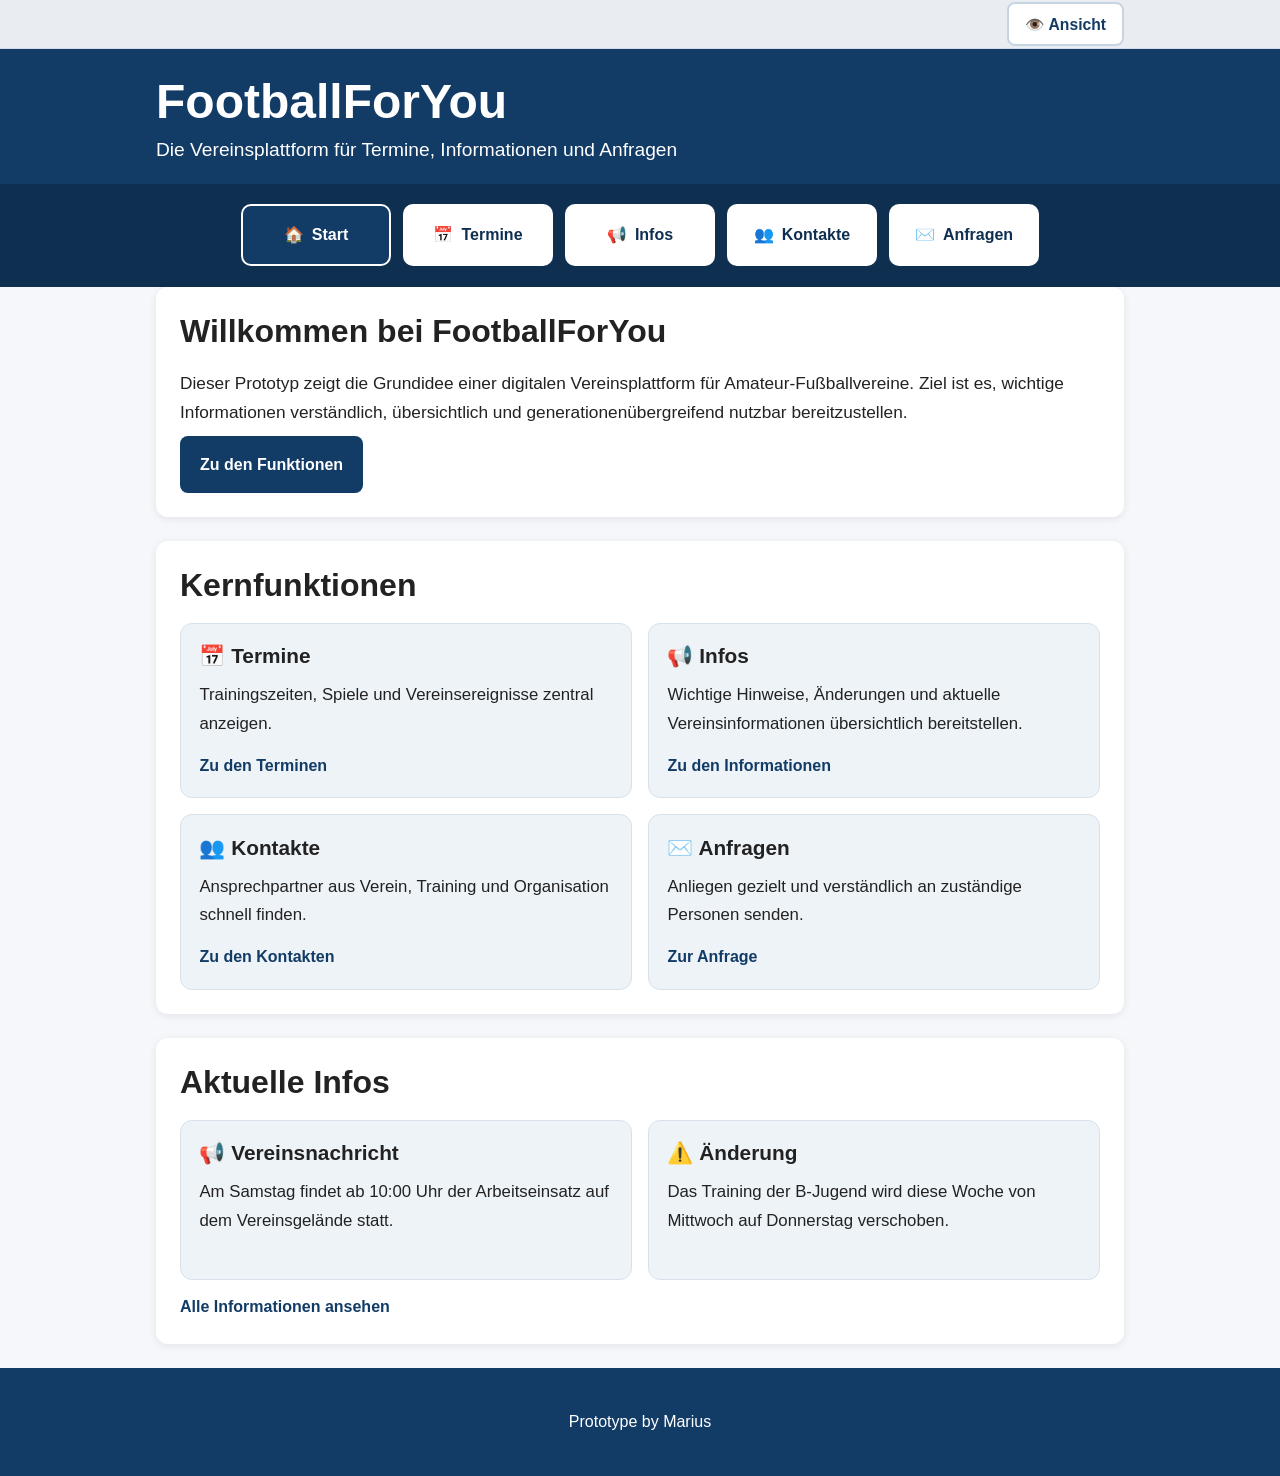
<file: index.html>
<!DOCTYPE html>
<html lang="de">
<head>
  <meta charset="UTF-8" />
  <meta name="viewport" content="width=device-width, initial-scale=1.0" />
  <title>FootballForYou – Start</title>
  <link rel="stylesheet" href="style.css" />
</head>
<body>
  <a class="skip-link" href="#main-content">Zum Inhalt springen</a>

  <div class="meta-bar">
    <div class="container meta-bar-inner">
      <div class="view-menu">
        <button
          type="button"
          class="view-menu-button"
          onclick="toggleViewMenu()"
          aria-expanded="false"
          aria-controls="viewMenuPanel"
          id="viewMenuToggle"
        >
          👁️ Ansicht
        </button>

        <div class="view-menu-panel" id="viewMenuPanel" hidden>
          <p class="view-menu-title">Schriftgröße anpassen</p>
          <div class="view-menu-options">
            <button type="button" class="font-button" onclick="setFontSize('small')">
              A- Kleinere Schrift
            </button>
            <button type="button" class="font-button" onclick="setFontSize('default')">
              A Standard
            </button>
            <button type="button" class="font-button" onclick="setFontSize('large')">
              A+ Größere Schrift
            </button>
          </div>
        </div>
      </div>
    </div>
  </div>

  <header class="site-header">
    <div class="container header-inner">
      <div class="header-text">
        <h1>FootballForYou</h1>
        <p>Die Vereinsplattform für Termine, Informationen und Anfragen</p>
      </div>
    </div>
  </header>

  <nav class="main-nav" aria-label="Hauptnavigation">
    <div class="container nav-container">
      <a href="index.html" class="nav-button active">🏠 <span>Start</span></a>
      <a href="termine.html" class="nav-button">📅 <span>Termine</span></a>
      <a href="infos.html" class="nav-button">📢 <span>Infos</span></a>
      <a href="kontakte.html" class="nav-button">👥 <span>Kontakte</span></a>
      <a href="anfragen.html" class="nav-button">✉️ <span>Anfragen</span></a>
    </div>
  </nav>

  <main id="main-content" class="container">
    <section class="content-box">
      <h2>Willkommen bei FootballForYou</h2>
      <p>
        Dieser Prototyp zeigt die Grundidee einer digitalen Vereinsplattform
        für Amateur-Fußballvereine. Ziel ist es, wichtige Informationen
        verständlich, übersichtlich und generationenübergreifend nutzbar
        bereitzustellen.
      </p>
      <a class="inline-link button-link" href="#funktionen">Zu den Funktionen</a>
    </section>

    <section id="funktionen" class="content-box">
      <h2>Kernfunktionen</h2>
      <div class="card-container">
        <div class="card">
          <h3>📅 Termine</h3>
          <p>Trainingszeiten, Spiele und Vereinsereignisse zentral anzeigen.</p>
          <a class="inline-link" href="termine.html">Zu den Terminen</a>
        </div>
        <div class="card">
          <h3>📢 Infos</h3>
          <p>Wichtige Hinweise, Änderungen und aktuelle Vereinsinformationen übersichtlich bereitstellen.</p>
          <a class="inline-link" href="infos.html">Zu den Informationen</a>
        </div>
        <div class="card">
          <h3>👥 Kontakte</h3>
          <p>Ansprechpartner aus Verein, Training und Organisation schnell finden.</p>
          <a class="inline-link" href="kontakte.html">Zu den Kontakten</a>
        </div>
        <div class="card">
          <h3>✉️ Anfragen</h3>
          <p>Anliegen gezielt und verständlich an zuständige Personen senden.</p>
          <a class="inline-link" href="anfragen.html">Zur Anfrage</a>
        </div>
      </div>
    </section>

    <section class="content-box">
      <h2>Aktuelle Infos</h2>
      <div class="card-container">
        <div class="card">
          <h3>📢 Vereinsnachricht</h3>
          <p>Am Samstag findet ab 10:00 Uhr der Arbeitseinsatz auf dem Vereinsgelände statt.</p>
        </div>
        <div class="card">
          <h3>⚠️ Änderung</h3>
          <p>Das Training der B-Jugend wird diese Woche von Mittwoch auf Donnerstag verschoben.</p>
        </div>
      </div>
      <a class="inline-link" href="infos.html">Alle Informationen ansehen</a>
    </section>
  </main>

  <footer class="site-footer">
    <div class="container">
      <p>Prototype by Marius</p>
    </div>
  </footer>

  <script src="script.js"></script>
</body>
</html>
</file>
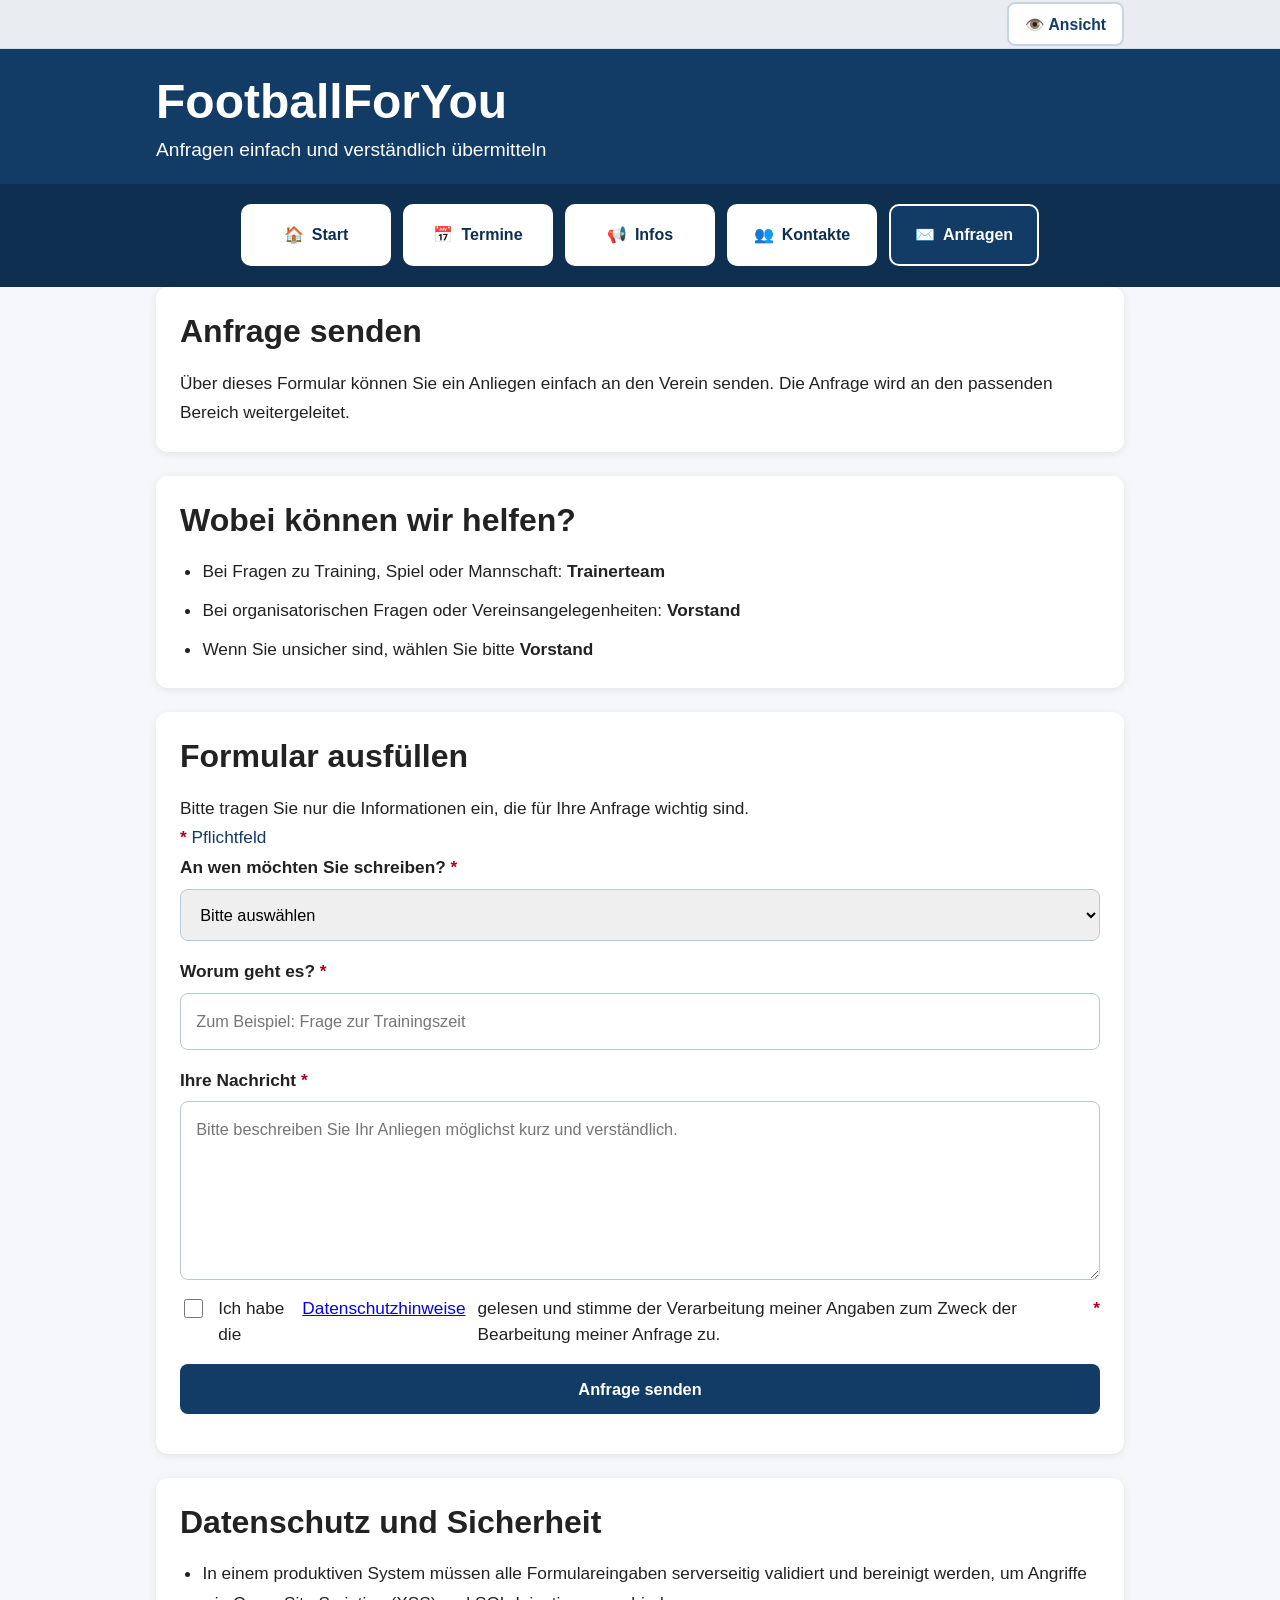
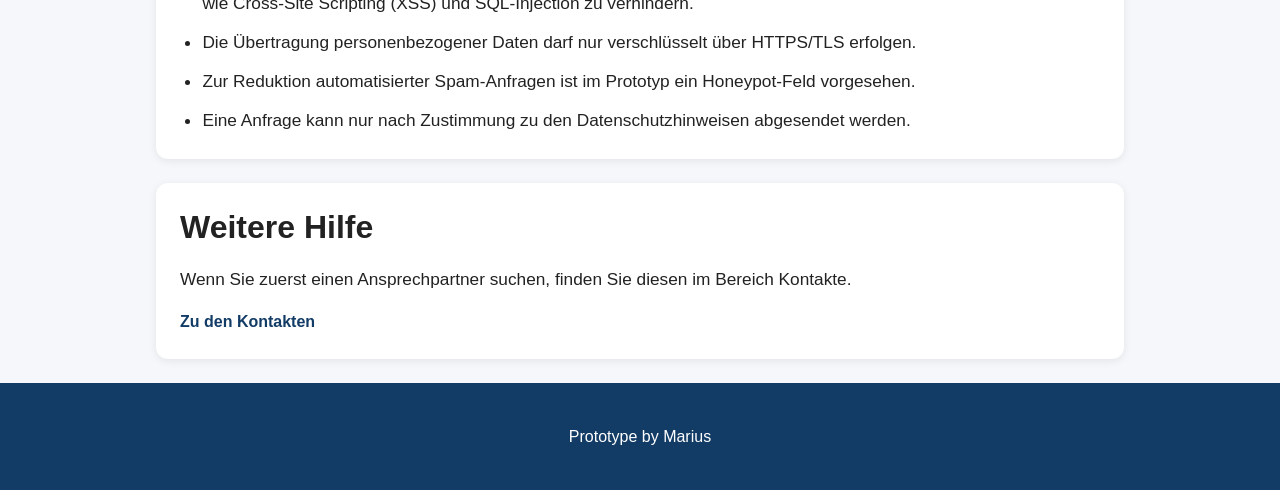
<file: anfragen.html>
<!DOCTYPE html>
<html lang="de">
<head>
  <meta charset="UTF-8" />
  <meta name="viewport" content="width=device-width, initial-scale=1.0" />
  <title>FootballForYou – Anfragen</title>
  <link rel="stylesheet" href="style.css" />
</head>
<body>
  <a class="skip-link" href="#main-content">Zum Inhalt springen</a>

  <div class="meta-bar">
    <div class="container meta-bar-inner">
      <div class="view-menu">
        <button
          type="button"
          class="view-menu-button"
          onclick="toggleViewMenu()"
          aria-expanded="false"
          aria-controls="viewMenuPanel"
          id="viewMenuToggle"
        >
          👁️ Ansicht
        </button>

        <div class="view-menu-panel" id="viewMenuPanel" hidden>
          <p class="view-menu-title">Schriftgröße anpassen</p>
          <div class="view-menu-options">
            <button type="button" class="font-button" onclick="setFontSize('small')">
              A- Kleinere Schrift
            </button>
            <button type="button" class="font-button" onclick="setFontSize('default')">
              A Standard
            </button>
            <button type="button" class="font-button" onclick="setFontSize('large')">
              A+ Größere Schrift
            </button>
          </div>
        </div>
      </div>
    </div>
  </div>

  <header class="site-header">
    <div class="container header-inner">
      <div class="header-text">
        <h1>FootballForYou</h1>
        <p>Anfragen einfach und verständlich übermitteln</p>
      </div>
    </div>
  </header>

  <nav class="main-nav" aria-label="Hauptnavigation">
    <div class="container nav-container">
      <a href="index.html" class="nav-button">🏠 <span>Start</span></a>
      <a href="termine.html" class="nav-button">📅 <span>Termine</span></a>
      <a href="infos.html" class="nav-button">📢 <span>Infos</span></a>
      <a href="kontakte.html" class="nav-button">👥 <span>Kontakte</span></a>
      <a href="anfragen.html" class="nav-button active">✉️ <span>Anfragen</span></a>
    </div>
  </nav>

  <main id="main-content" class="container">
    <section class="content-box">
      <h2>Anfrage senden</h2>
      <p>
        Über dieses Formular können Sie ein Anliegen einfach an den Verein senden.
        Die Anfrage wird an den passenden Bereich weitergeleitet.
      </p>
    </section>

    <section class="content-box">
      <h2>Wobei können wir helfen?</h2>
      <ul class="info-list">
        <li>Bei Fragen zu Training, Spiel oder Mannschaft: <strong>Trainerteam</strong></li>
        <li>Bei organisatorischen Fragen oder Vereinsangelegenheiten: <strong>Vorstand</strong></li>
        <li>Wenn Sie unsicher sind, wählen Sie bitte <strong>Vorstand</strong></li>
      </ul>
    </section>

    <section class="content-box">
      <h2>Formular ausfüllen</h2>
      <p>
        Bitte tragen Sie nur die Informationen ein, die für Ihre Anfrage wichtig sind.
      </p>
      <p class="form-note"><span class="required-marker">*</span> Pflichtfeld</p>

      <form id="requestForm" class="request-form" novalidate>
        <div class="form-group honeypot-field" aria-hidden="true">
          <label for="website">Bitte dieses Feld leer lassen</label>
          <input
            type="text"
            id="website"
            name="website"
            tabindex="-1"
            autocomplete="off"
          />
        </div>

        <div class="form-group">
          <label for="empfaenger">An wen möchten Sie schreiben? <span class="required-marker">*</span></label>
          <select id="empfaenger" name="empfaenger" aria-required="true">
            <option value="">Bitte auswählen</option>
            <option value="vorstand">Vorstand</option>
            <option value="trainer">Trainerteam</option>
          </select>
        </div>

        <div class="form-group">
          <label for="betreff">Worum geht es? <span class="required-marker">*</span></label>
          <input
            type="text"
            id="betreff"
            name="betreff"
            placeholder="Zum Beispiel: Frage zur Trainingszeit"
            aria-required="true"
          />
        </div>

        <div class="form-group">
          <label for="nachricht">Ihre Nachricht <span class="required-marker">*</span></label>
          <textarea
            id="nachricht"
            name="nachricht"
            rows="6"
            placeholder="Bitte beschreiben Sie Ihr Anliegen möglichst kurz und verständlich."
            aria-required="true"
          ></textarea>
        </div>

        <div class="form-group checkbox-group">
          <label class="checkbox-label" for="datenschutz">
            <input
              type="checkbox"
              id="datenschutz"
              name="datenschutz"
              aria-required="true"
            />
            Ich habe die <a href="#datenschutz-hinweis">Datenschutzhinweise</a> gelesen und stimme der Verarbeitung meiner Angaben zum Zweck der Bearbeitung meiner Anfrage zu. <span class="required-marker">*</span>
          </label>
        </div>

        <button type="button" onclick="submitRequest()">Anfrage senden</button>
        <p id="formMessage" class="info-message" aria-live="polite"></p>
      </form>
    </section>

    <section id="datenschutz-hinweis" class="content-box">
      <h2>Datenschutz und Sicherheit</h2>
      <ul class="info-list">
        <li>In einem produktiven System müssen alle Formulareingaben serverseitig validiert und bereinigt werden, um Angriffe wie Cross-Site Scripting (XSS) und SQL-Injection zu verhindern.</li>
        <li>Die Übertragung personenbezogener Daten darf nur verschlüsselt über HTTPS/TLS erfolgen.</li>
        <li>Zur Reduktion automatisierter Spam-Anfragen ist im Prototyp ein Honeypot-Feld vorgesehen.</li>
        <li>Eine Anfrage kann nur nach Zustimmung zu den Datenschutzhinweisen abgesendet werden.</li>
      </ul>
    </section>

    <section class="content-box">
      <h2>Weitere Hilfe</h2>
      <p>
        Wenn Sie zuerst einen Ansprechpartner suchen, finden Sie diesen im Bereich Kontakte.
      </p>
      <a class="inline-link" href="kontakte.html">Zu den Kontakten</a>
    </section>
  </main>

  <footer class="site-footer">
    <div class="container">
      <p>Prototype by Marius</p>
    </div>
  </footer>

  <script src="script.js"></script>
</body>
</html>
</file>
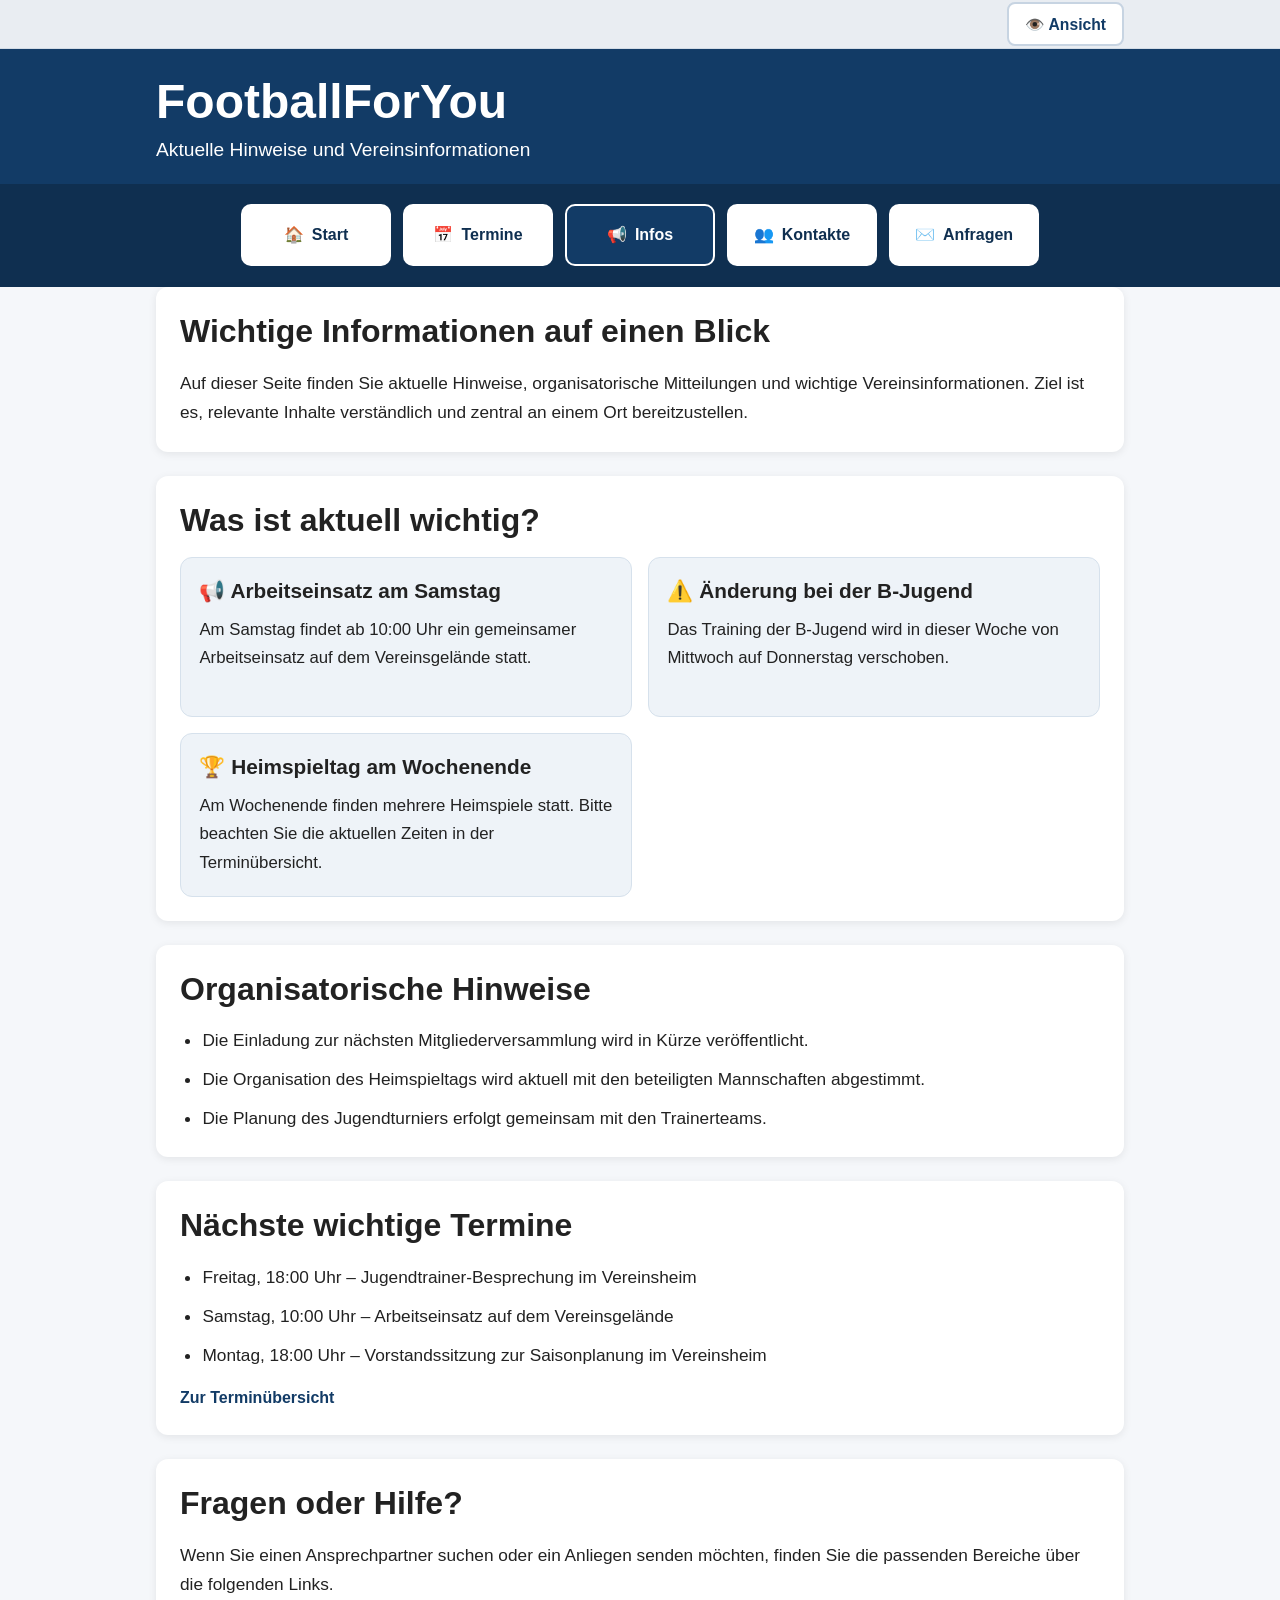
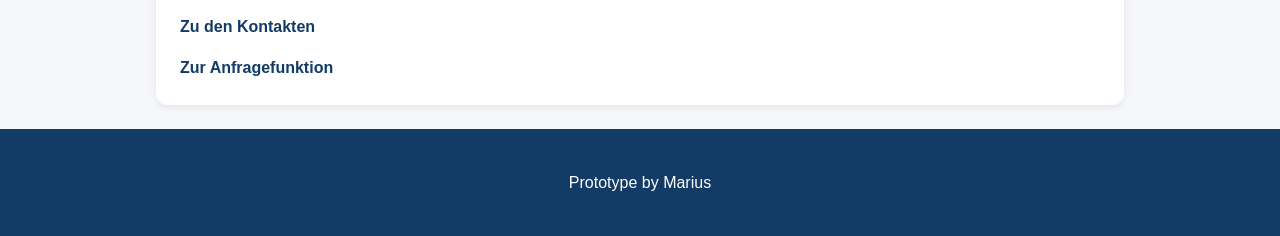
<file: infos.html>
<!DOCTYPE html>
<html lang="de">
<head>
  <meta charset="UTF-8" />
  <meta name="viewport" content="width=device-width, initial-scale=1.0" />
  <title>FootballForYou – Infos</title>
  <link rel="stylesheet" href="style.css" />
</head>
<body>
  <a class="skip-link" href="#main-content">Zum Inhalt springen</a>

  <div class="meta-bar">
    <div class="container meta-bar-inner">
      <div class="view-menu">
        <button
          type="button"
          class="view-menu-button"
          onclick="toggleViewMenu()"
          aria-expanded="false"
          aria-controls="viewMenuPanel"
          id="viewMenuToggle"
        >
          👁️ Ansicht
        </button>

        <div class="view-menu-panel" id="viewMenuPanel" hidden>
          <p class="view-menu-title">Schriftgröße anpassen</p>
          <div class="view-menu-options">
            <button type="button" class="font-button" onclick="setFontSize('small')">
              A- Kleinere Schrift
            </button>
            <button type="button" class="font-button" onclick="setFontSize('default')">
              A Standard
            </button>
            <button type="button" class="font-button" onclick="setFontSize('large')">
              A+ Größere Schrift
            </button>
          </div>
        </div>
      </div>
    </div>
  </div>

  <header class="site-header">
    <div class="container header-inner">
      <div class="header-text">
        <h1>FootballForYou</h1>
        <p>Aktuelle Hinweise und Vereinsinformationen</p>
      </div>
    </div>
  </header>

  <nav class="main-nav" aria-label="Hauptnavigation">
    <div class="container nav-container">
      <a href="index.html" class="nav-button">🏠 <span>Start</span></a>
      <a href="termine.html" class="nav-button">📅 <span>Termine</span></a>
      <a href="infos.html" class="nav-button active">📢 <span>Infos</span></a>
      <a href="kontakte.html" class="nav-button">👥 <span>Kontakte</span></a>
      <a href="anfragen.html" class="nav-button">✉️ <span>Anfragen</span></a>
    </div>
  </nav>

  <main id="main-content" class="container">
    <section class="content-box">
      <h2>Wichtige Informationen auf einen Blick</h2>
      <p>
        Auf dieser Seite finden Sie aktuelle Hinweise, organisatorische
        Mitteilungen und wichtige Vereinsinformationen. Ziel ist es,
        relevante Inhalte verständlich und zentral an einem Ort bereitzustellen.
      </p>
    </section>

    <section class="content-box">
      <h2>Was ist aktuell wichtig?</h2>
      <div class="card-container">
        <div class="card">
          <h3>📢 Arbeitseinsatz am Samstag</h3>
          <p>Am Samstag findet ab 10:00 Uhr ein gemeinsamer Arbeitseinsatz auf dem Vereinsgelände statt.</p>
        </div>
        <div class="card">
          <h3>⚠️ Änderung bei der B-Jugend</h3>
          <p>Das Training der B-Jugend wird in dieser Woche von Mittwoch auf Donnerstag verschoben.</p>
        </div>
        <div class="card">
          <h3>🏆 Heimspieltag am Wochenende</h3>
          <p>Am Wochenende finden mehrere Heimspiele statt. Bitte beachten Sie die aktuellen Zeiten in der Terminübersicht.</p>
        </div>
      </div>
    </section>

    <section class="content-box">
      <h2>Organisatorische Hinweise</h2>
      <ul class="info-list">
        <li>Die Einladung zur nächsten Mitgliederversammlung wird in Kürze veröffentlicht.</li>
        <li>Die Organisation des Heimspieltags wird aktuell mit den beteiligten Mannschaften abgestimmt.</li>
        <li>Die Planung des Jugendturniers erfolgt gemeinsam mit den Trainerteams.</li>
      </ul>
    </section>

    <section class="content-box">
      <h2>Nächste wichtige Termine</h2>
      <ul class="info-list">
        <li>Freitag, 18:00 Uhr – Jugendtrainer-Besprechung im Vereinsheim</li>
        <li>Samstag, 10:00 Uhr – Arbeitseinsatz auf dem Vereinsgelände</li>
        <li>Montag, 18:00 Uhr – Vorstandssitzung zur Saisonplanung im Vereinsheim</li>
      </ul>
      <a class="action-link" href="termine.html">Zur Terminübersicht</a>
    </section>

    <section class="content-box">
      <h2>Fragen oder Hilfe?</h2>
      <p>
        Wenn Sie einen Ansprechpartner suchen oder ein Anliegen senden möchten,
        finden Sie die passenden Bereiche über die folgenden Links.
      </p>
      <a class="inline-link" href="kontakte.html">Zu den Kontakten</a><br />
      <a class="inline-link" href="anfragen.html">Zur Anfragefunktion</a>
    </section>
  </main>

  <footer class="site-footer">
    <div class="container">
      <p>Prototype by Marius</p>
    </div>
  </footer>

  <script src="script.js"></script>
</body>
</html>
</file>
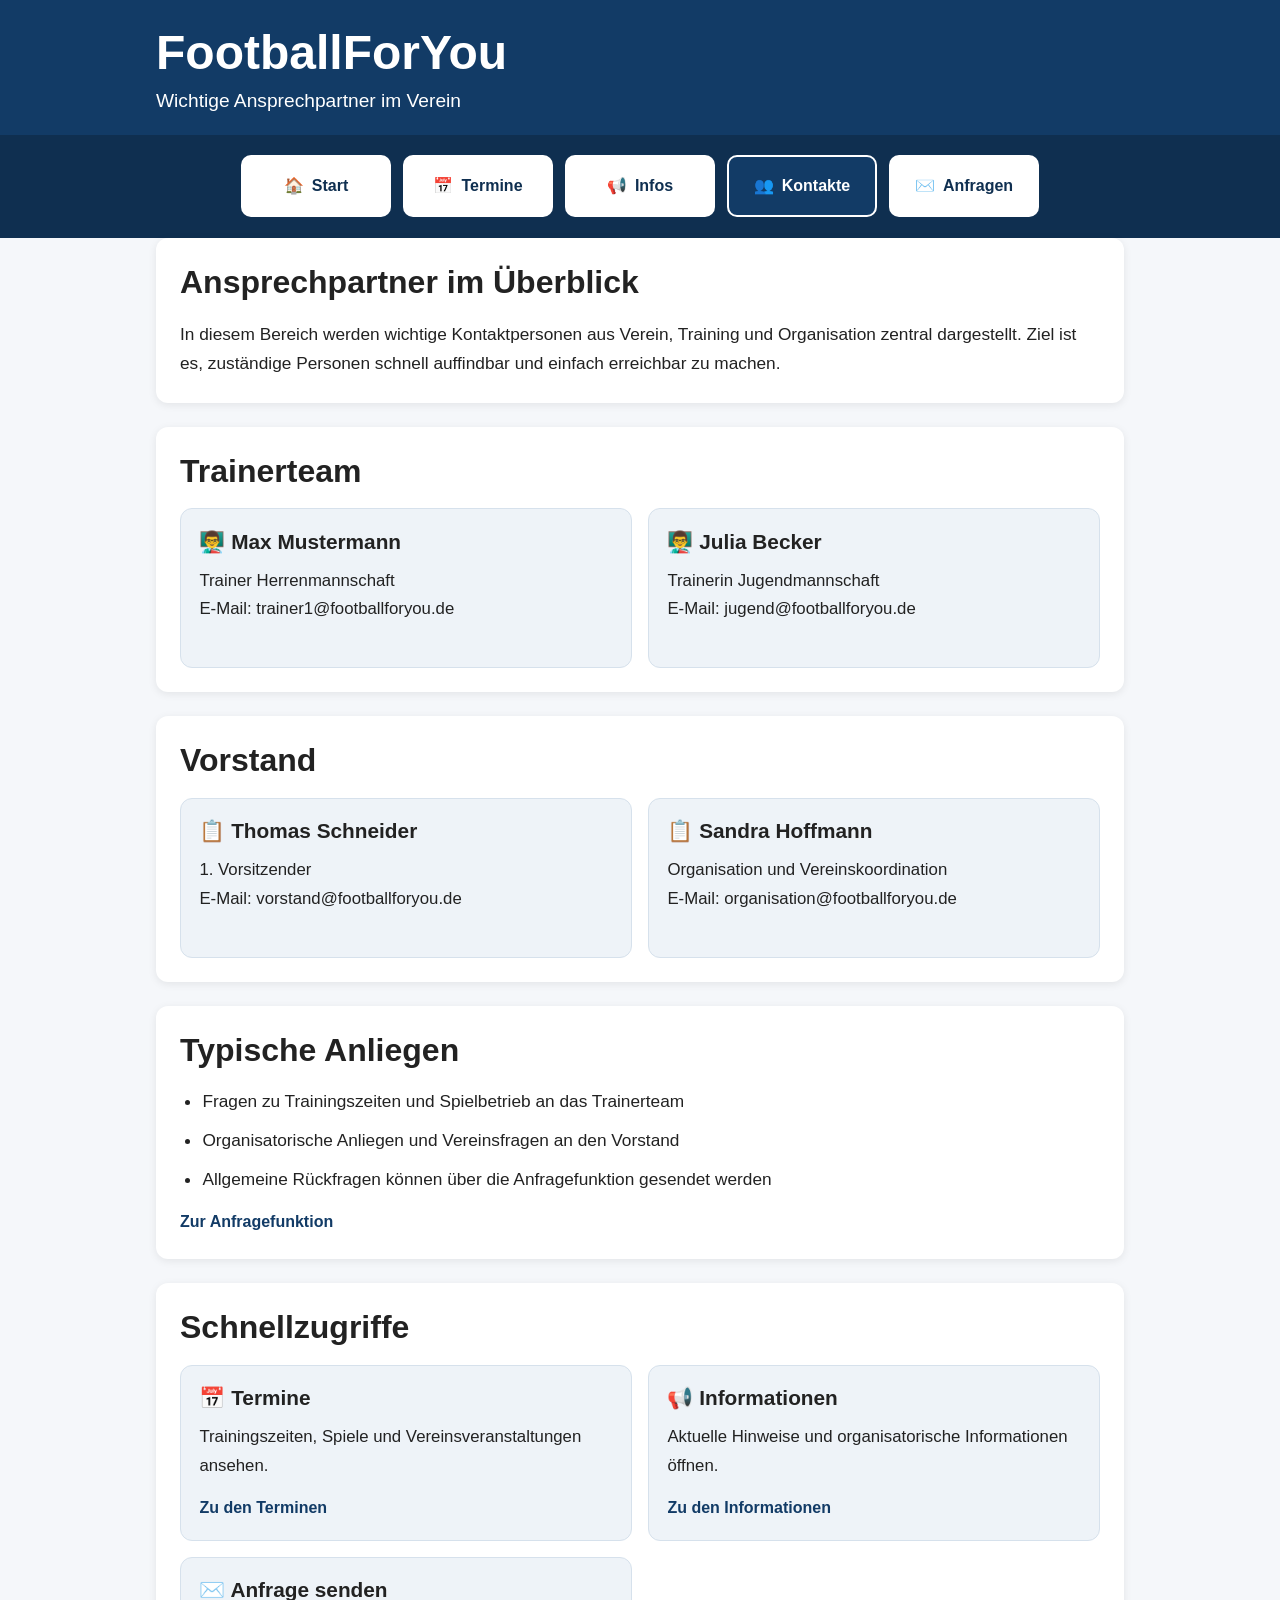
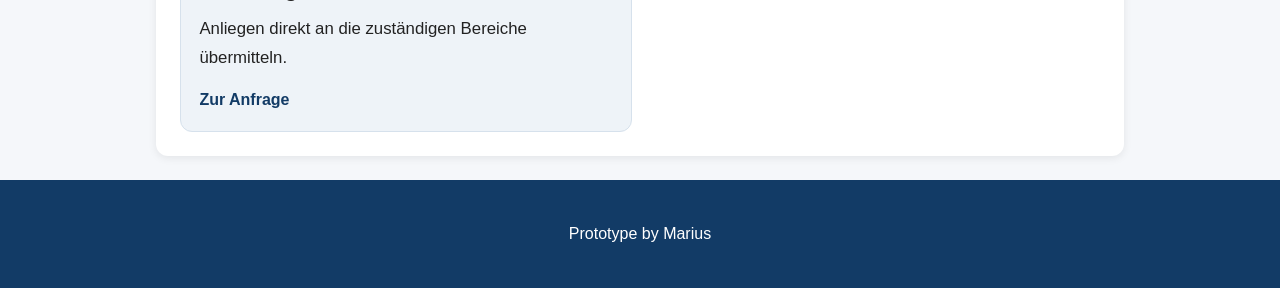
<file: kontakt.html>
<!DOCTYPE html>
<html lang="de">
<head>
  <meta charset="UTF-8" />
  <meta name="viewport" content="width=device-width, initial-scale=1.0" />
  <title>FootballForYou – Kontakte</title>
  <link rel="stylesheet" href="style.css" />
</head>
<body>
  <a class="skip-link" href="#main-content">Zum Inhalt springen</a>

  <header class="site-header">
    <div class="container">
      <h1>FootballForYou</h1>
      <p>Wichtige Ansprechpartner im Verein</p>
    </div>
  </header>

  <nav class="main-nav" aria-label="Hauptnavigation">
    <div class="container nav-container">
      <a href="index.html" class="nav-button">🏠 <span>Start</span></a>
      <a href="termine.html" class="nav-button">📅 <span>Termine</span></a>
      <a href="infos.html" class="nav-button">📢 <span>Infos</span></a>
      <a href="kontakte.html" class="nav-button active">👥 <span>Kontakte</span></a>
      <a href="anfragen.html" class="nav-button">✉️ <span>Anfragen</span></a>
    </div>
  </nav>

  <main id="main-content" class="container">
    <section class="content-box">
      <h2>Ansprechpartner im Überblick</h2>
      <p>
        In diesem Bereich werden wichtige Kontaktpersonen aus Verein, Training
        und Organisation zentral dargestellt. Ziel ist es, zuständige Personen
        schnell auffindbar und einfach erreichbar zu machen.
      </p>
    </section>

    <section class="content-box">
      <h2>Trainerteam</h2>
      <div class="card-container">
        <div class="card">
          <h3>👨‍🏫 Max Mustermann</h3>
          <p>Trainer Herrenmannschaft</p>
          <p>E-Mail: trainer1@footballforyou.de</p>
        </div>
        <div class="card">
          <h3>👨‍🏫 Julia Becker</h3>
          <p>Trainerin Jugendmannschaft</p>
          <p>E-Mail: jugend@footballforyou.de</p>
        </div>
      </div>
    </section>

    <section class="content-box">
      <h2>Vorstand</h2>
      <div class="card-container">
        <div class="card">
          <h3>📋 Thomas Schneider</h3>
          <p>1. Vorsitzender</p>
          <p>E-Mail: vorstand@footballforyou.de</p>
        </div>
        <div class="card">
          <h3>📋 Sandra Hoffmann</h3>
          <p>Organisation und Vereinskoordination</p>
          <p>E-Mail: organisation@footballforyou.de</p>
        </div>
      </div>
    </section>

    <section class="content-box">
      <h2>Typische Anliegen</h2>
      <ul class="info-list">
        <li>Fragen zu Trainingszeiten und Spielbetrieb an das Trainerteam</li>
        <li>Organisatorische Anliegen und Vereinsfragen an den Vorstand</li>
        <li>Allgemeine Rückfragen können über die Anfragefunktion gesendet werden</li>
      </ul>
      <a class="action-link" href="anfragen.html">Zur Anfragefunktion</a>
    </section>

    <section class="content-box">
      <h2>Schnellzugriffe</h2>
      <div class="card-container">
        <div class="card">
          <h3>📅 Termine</h3>
          <p>Trainingszeiten, Spiele und Vereinsveranstaltungen ansehen.</p>
          <a class="inline-link" href="termine.html">Zu den Terminen</a>
        </div>
        <div class="card">
          <h3>📢 Informationen</h3>
          <p>Aktuelle Hinweise und organisatorische Informationen öffnen.</p>
          <a class="inline-link" href="infos.html">Zu den Informationen</a>
        </div>
        <div class="card">
          <h3>✉️ Anfrage senden</h3>
          <p>Anliegen direkt an die zuständigen Bereiche übermitteln.</p>
          <a class="inline-link" href="anfragen.html">Zur Anfrage</a>
        </div>
      </div>
    </section>
  </main>

  <footer class="site-footer">
    <div class="container">
      <p>Prototype by Marius</p>
    </div>
  </footer>

  <script src="script.js"></script>
</body>
</html>
</file>
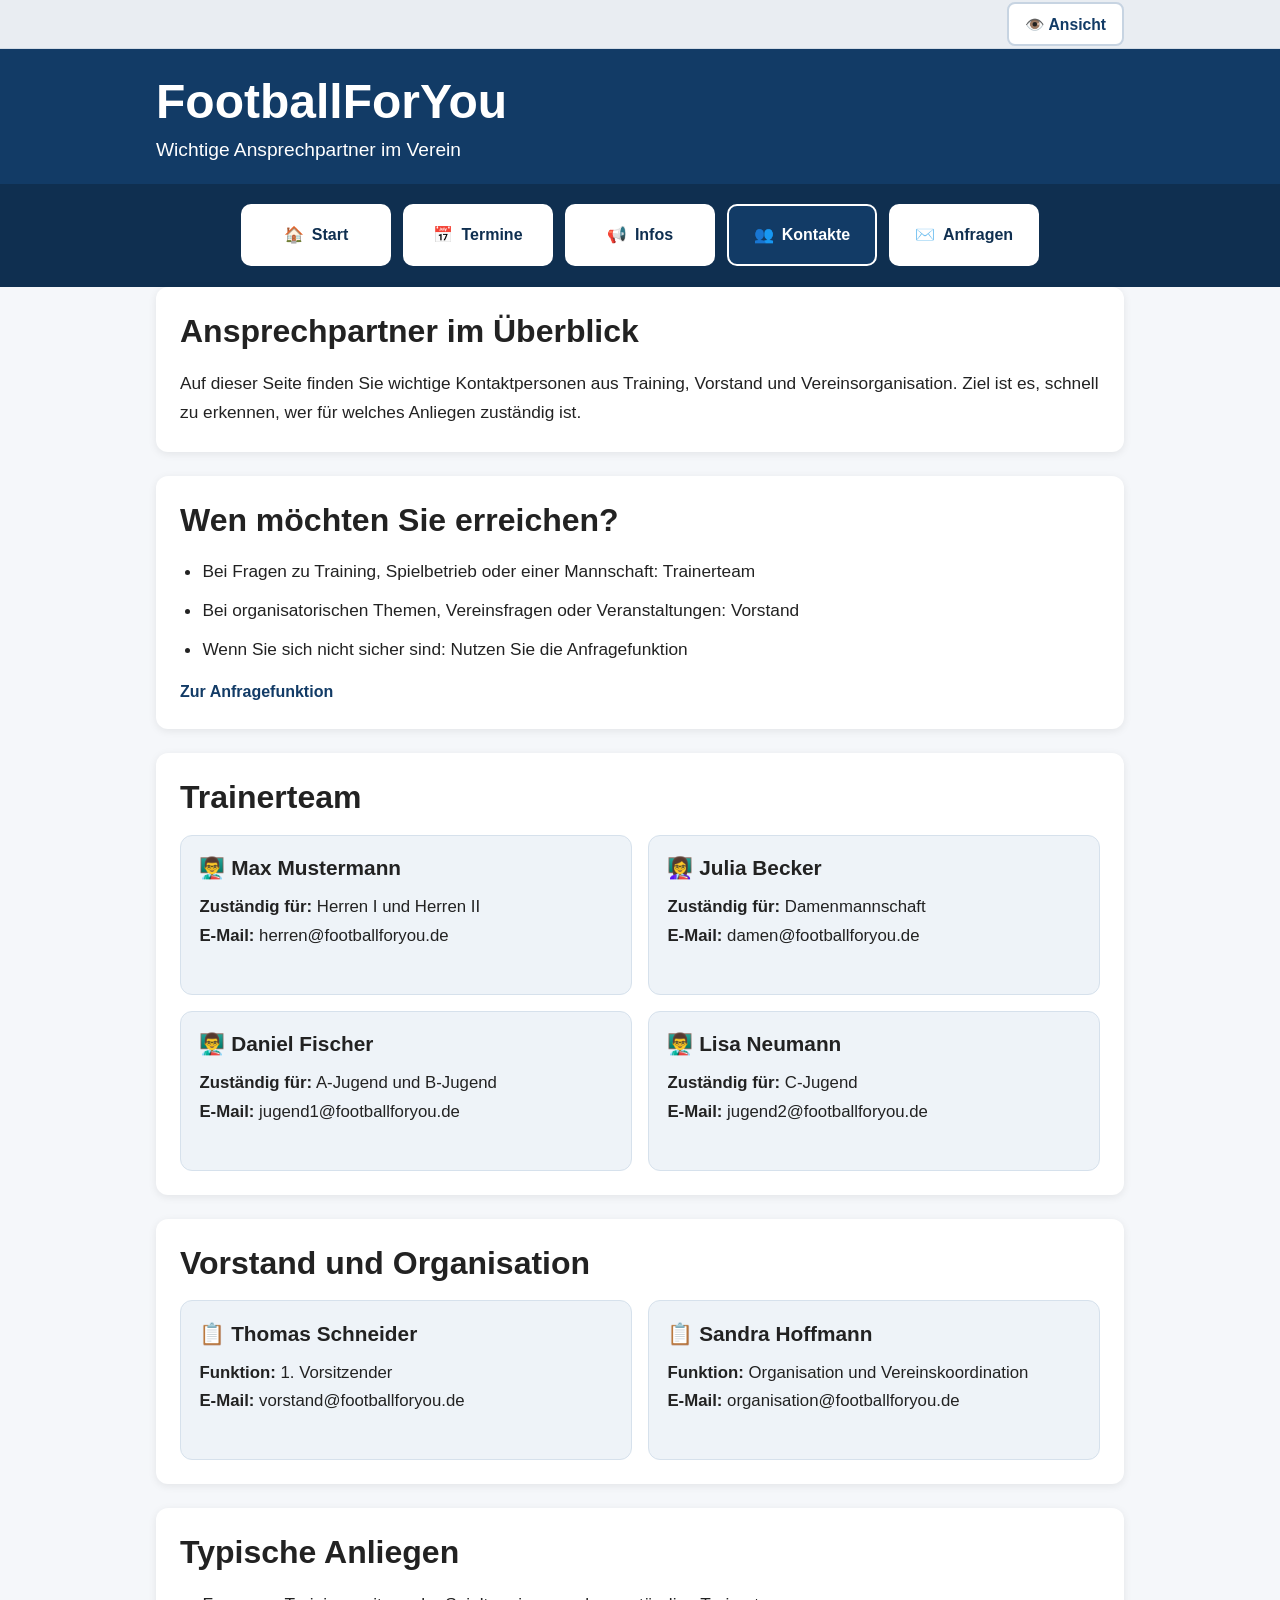
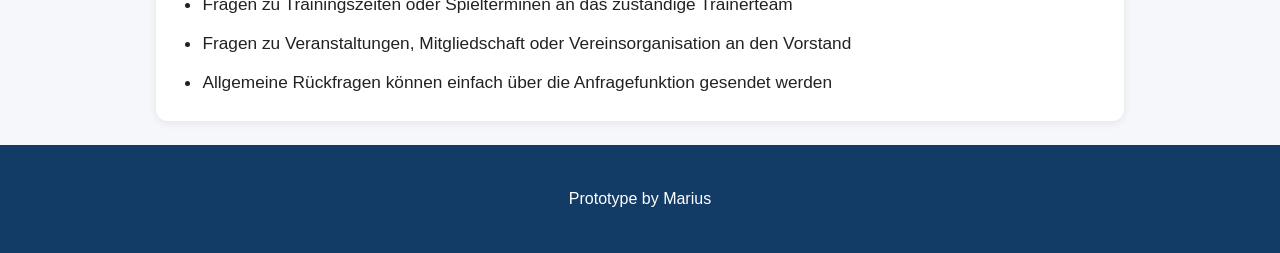
<file: kontakte.html>
<!DOCTYPE html>
<html lang="de">
<head>
  <meta charset="UTF-8" />
  <meta name="viewport" content="width=device-width, initial-scale=1.0" />
  <title>FootballForYou – Kontakte</title>
  <link rel="stylesheet" href="style.css" />
</head>
<body>
  <a class="skip-link" href="#main-content">Zum Inhalt springen</a>

  <div class="meta-bar">
    <div class="container meta-bar-inner">
      <div class="view-menu">
        <button
          type="button"
          class="view-menu-button"
          onclick="toggleViewMenu()"
          aria-expanded="false"
          aria-controls="viewMenuPanel"
          id="viewMenuToggle"
        >
          👁️ Ansicht
        </button>

        <div class="view-menu-panel" id="viewMenuPanel" hidden>
          <p class="view-menu-title">Schriftgröße anpassen</p>
          <div class="view-menu-options">
            <button type="button" class="font-button" onclick="setFontSize('small')">
              A- Kleinere Schrift
            </button>
            <button type="button" class="font-button" onclick="setFontSize('default')">
              A Standard
            </button>
            <button type="button" class="font-button" onclick="setFontSize('large')">
              A+ Größere Schrift
            </button>
          </div>
        </div>
      </div>
    </div>
  </div>

  <header class="site-header">
    <div class="container header-inner">
      <div class="header-text">
        <h1>FootballForYou</h1>
        <p>Wichtige Ansprechpartner im Verein</p>
      </div>
    </div>
  </header>

  <nav class="main-nav" aria-label="Hauptnavigation">
    <div class="container nav-container">
      <a href="index.html" class="nav-button">🏠 <span>Start</span></a>
      <a href="termine.html" class="nav-button">📅 <span>Termine</span></a>
      <a href="infos.html" class="nav-button">📢 <span>Infos</span></a>
      <a href="kontakte.html" class="nav-button active">👥 <span>Kontakte</span></a>
      <a href="anfragen.html" class="nav-button">✉️ <span>Anfragen</span></a>
    </div>
  </nav>

  <main id="main-content" class="container">
    <section class="content-box">
      <h2>Ansprechpartner im Überblick</h2>
      <p>
        Auf dieser Seite finden Sie wichtige Kontaktpersonen aus Training,
        Vorstand und Vereinsorganisation. Ziel ist es, schnell zu erkennen,
        wer für welches Anliegen zuständig ist.
      </p>
    </section>

    <section class="content-box">
      <h2>Wen möchten Sie erreichen?</h2>
      <ul class="info-list">
        <li>Bei Fragen zu Training, Spielbetrieb oder einer Mannschaft: Trainerteam</li>
        <li>Bei organisatorischen Themen, Vereinsfragen oder Veranstaltungen: Vorstand</li>
        <li>Wenn Sie sich nicht sicher sind: Nutzen Sie die Anfragefunktion</li>
      </ul>
      <a class="action-link" href="anfragen.html">Zur Anfragefunktion</a>
    </section>

    <section class="content-box">
      <h2>Trainerteam</h2>
      <div class="card-container">
        <div class="card">
          <h3>👨‍🏫 Max Mustermann</h3>
          <p><strong>Zuständig für:</strong> Herren I und Herren II</p>
          <p><strong>E-Mail:</strong> herren@footballforyou.de</p>
        </div>
        <div class="card">
          <h3>👩‍🏫 Julia Becker</h3>
          <p><strong>Zuständig für:</strong> Damenmannschaft</p>
          <p><strong>E-Mail:</strong> damen@footballforyou.de</p>
        </div>
        <div class="card">
          <h3>👨‍🏫 Daniel Fischer</h3>
          <p><strong>Zuständig für:</strong> A-Jugend und B-Jugend</p>
          <p><strong>E-Mail:</strong> jugend1@footballforyou.de</p>
        </div>
        <div class="card">
          <h3>👨‍🏫 Lisa Neumann</h3>
          <p><strong>Zuständig für:</strong> C-Jugend</p>
          <p><strong>E-Mail:</strong> jugend2@footballforyou.de</p>
        </div>
      </div>
    </section>

    <section class="content-box">
      <h2>Vorstand und Organisation</h2>
      <div class="card-container">
        <div class="card">
          <h3>📋 Thomas Schneider</h3>
          <p><strong>Funktion:</strong> 1. Vorsitzender</p>
          <p><strong>E-Mail:</strong> vorstand@footballforyou.de</p>
        </div>
        <div class="card">
          <h3>📋 Sandra Hoffmann</h3>
          <p><strong>Funktion:</strong> Organisation und Vereinskoordination</p>
          <p><strong>E-Mail:</strong> organisation@footballforyou.de</p>
        </div>
      </div>
    </section>

    <section class="content-box">
      <h2>Typische Anliegen</h2>
      <ul class="info-list">
        <li>Fragen zu Trainingszeiten oder Spielterminen an das zuständige Trainerteam</li>
        <li>Fragen zu Veranstaltungen, Mitgliedschaft oder Vereinsorganisation an den Vorstand</li>
        <li>Allgemeine Rückfragen können einfach über die Anfragefunktion gesendet werden</li>
      </ul>
    </section>
  </main>

  <footer class="site-footer">
    <div class="container">
      <p>Prototype by Marius</p>
    </div>
  </footer>

  <script src="script.js"></script>
</body>
</html>
</file>
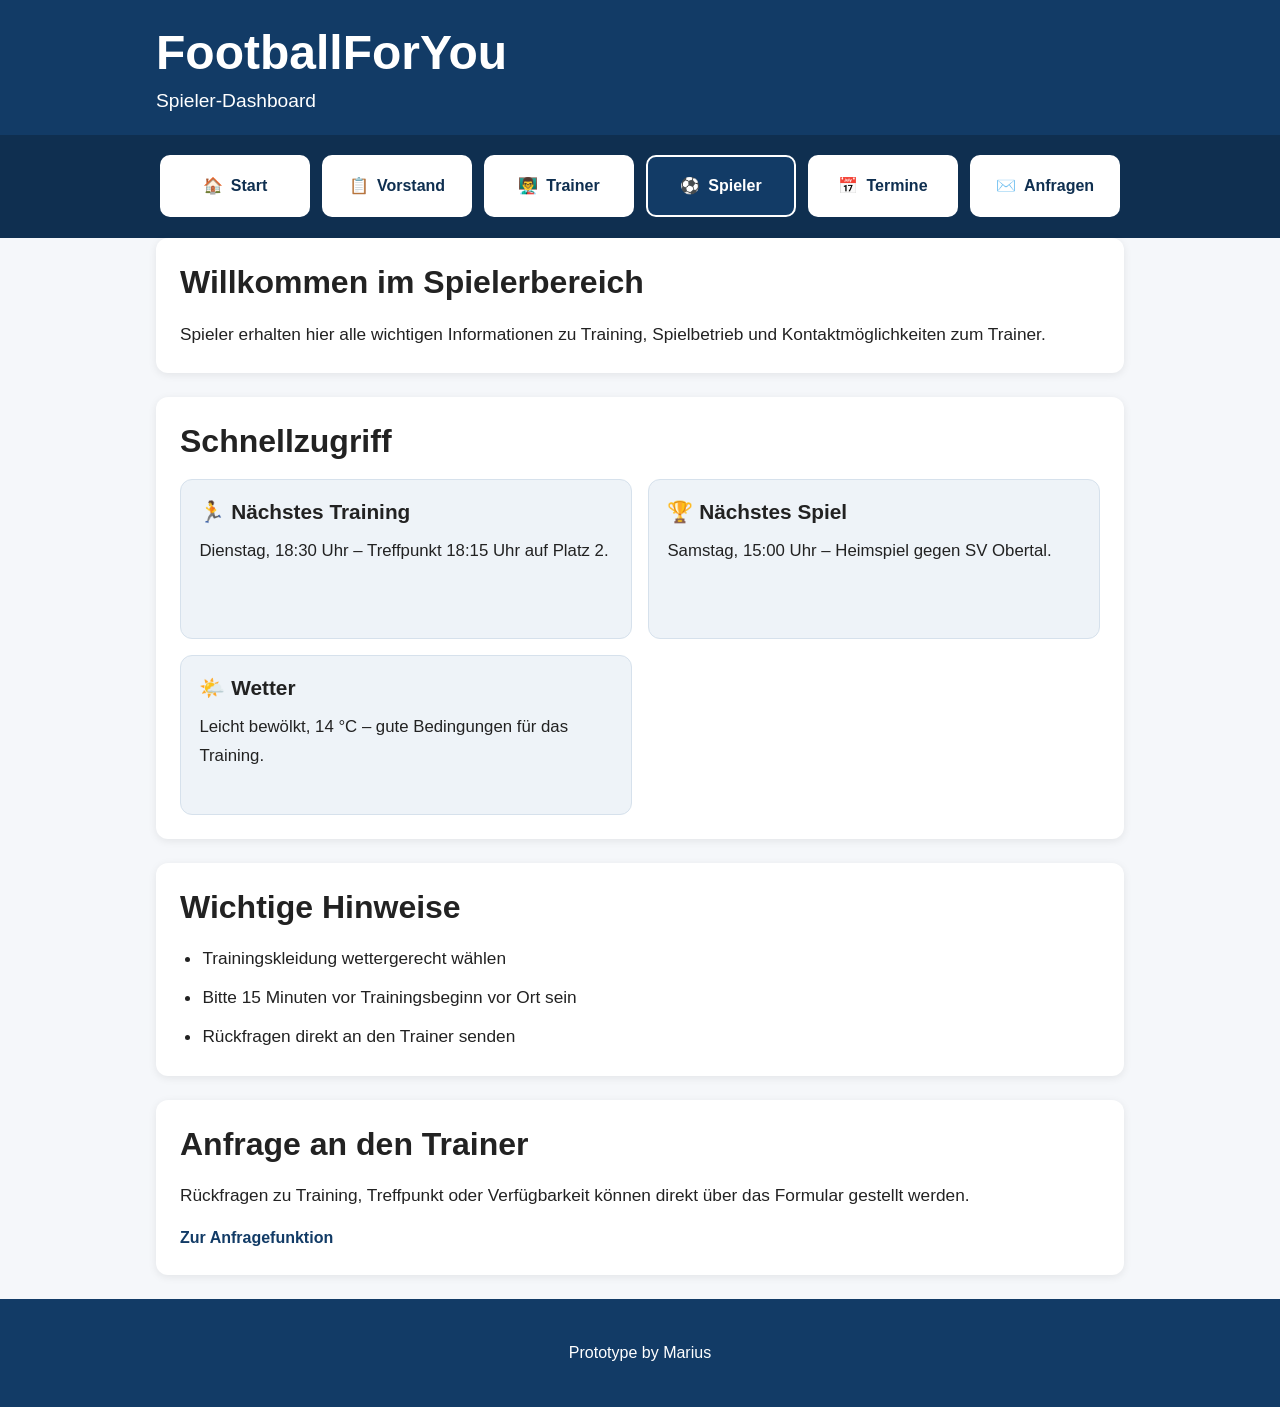
<file: spieler.html>
<!DOCTYPE html>
<html lang="de">
<head>  
  <meta charset="UTF-8" />
  <meta name="viewport" content="width=device-width, initial-scale=1.0" />
  <title>FootballForYou – Spieler</title>
  <link rel="stylesheet" href="style.css" />
</head>
<body>
  <a class="skip-link" href="#main-content">Zum Inhalt springen</a>

  <header class="site-header">
    <div class="container">
      <h1>FootballForYou</h1>
      <p>Spieler-Dashboard</p>
    </div>
  </header>

  <nav class="main-nav" aria-label="Hauptnavigation">
    <div class="container nav-container">
      <a href="index.html" class="nav-button">🏠 <span>Start</span></a>
      <a href="vorstand.html" class="nav-button">📋 <span>Vorstand</span></a>
      <a href="trainer.html" class="nav-button">👨‍🏫 <span>Trainer</span></a>
      <a href="spieler.html" class="nav-button active">⚽ <span>Spieler</span></a>
      <a href="termine.html" class="nav-button">📅 <span>Termine</span></a>
      <a href="anfragen.html" class="nav-button">✉️ <span>Anfragen</span></a>
    </div>
  </nav>

  <main id="main-content" class="container">
    <section class="content-box">
      <h2>Willkommen im Spielerbereich</h2>
      <p>
        Spieler erhalten hier alle wichtigen Informationen zu Training,
        Spielbetrieb und Kontaktmöglichkeiten zum Trainer.
      </p>
    </section>

    <section class="content-box">
      <h2>Schnellzugriff</h2>
      <div class="card-container">
        <div class="card">
          <h3>🏃 Nächstes Training</h3>
          <p>Dienstag, 18:30 Uhr – Treffpunkt 18:15 Uhr auf Platz 2.</p>
        </div>
        <div class="card">
          <h3>🏆 Nächstes Spiel</h3>
          <p>Samstag, 15:00 Uhr – Heimspiel gegen SV Obertal.</p>
        </div>
        <div class="card">
          <h3>🌤️ Wetter</h3>
          <p>Leicht bewölkt, 14 °C – gute Bedingungen für das Training.</p>
        </div>
      </div>
    </section>

    <section class="content-box">
      <h2>Wichtige Hinweise</h2>
      <ul class="info-list">
        <li>Trainingskleidung wettergerecht wählen</li>
        <li>Bitte 15 Minuten vor Trainingsbeginn vor Ort sein</li>
        <li>Rückfragen direkt an den Trainer senden</li>
      </ul>
    </section>

    <section class="content-box">
      <h2>Anfrage an den Trainer</h2>
      <p>
        Rückfragen zu Training, Treffpunkt oder Verfügbarkeit können direkt
        über das Formular gestellt werden.
      </p>
      <a class="action-link" href="anfragen.html">Zur Anfragefunktion</a>
    </section>
  </main>

  <footer class="site-footer">
    <div class="container">
      <p>Prototype by Marius</p>
    </div>
  </footer>

  <script src="script.js"></script>
</body>
</html>
</file>
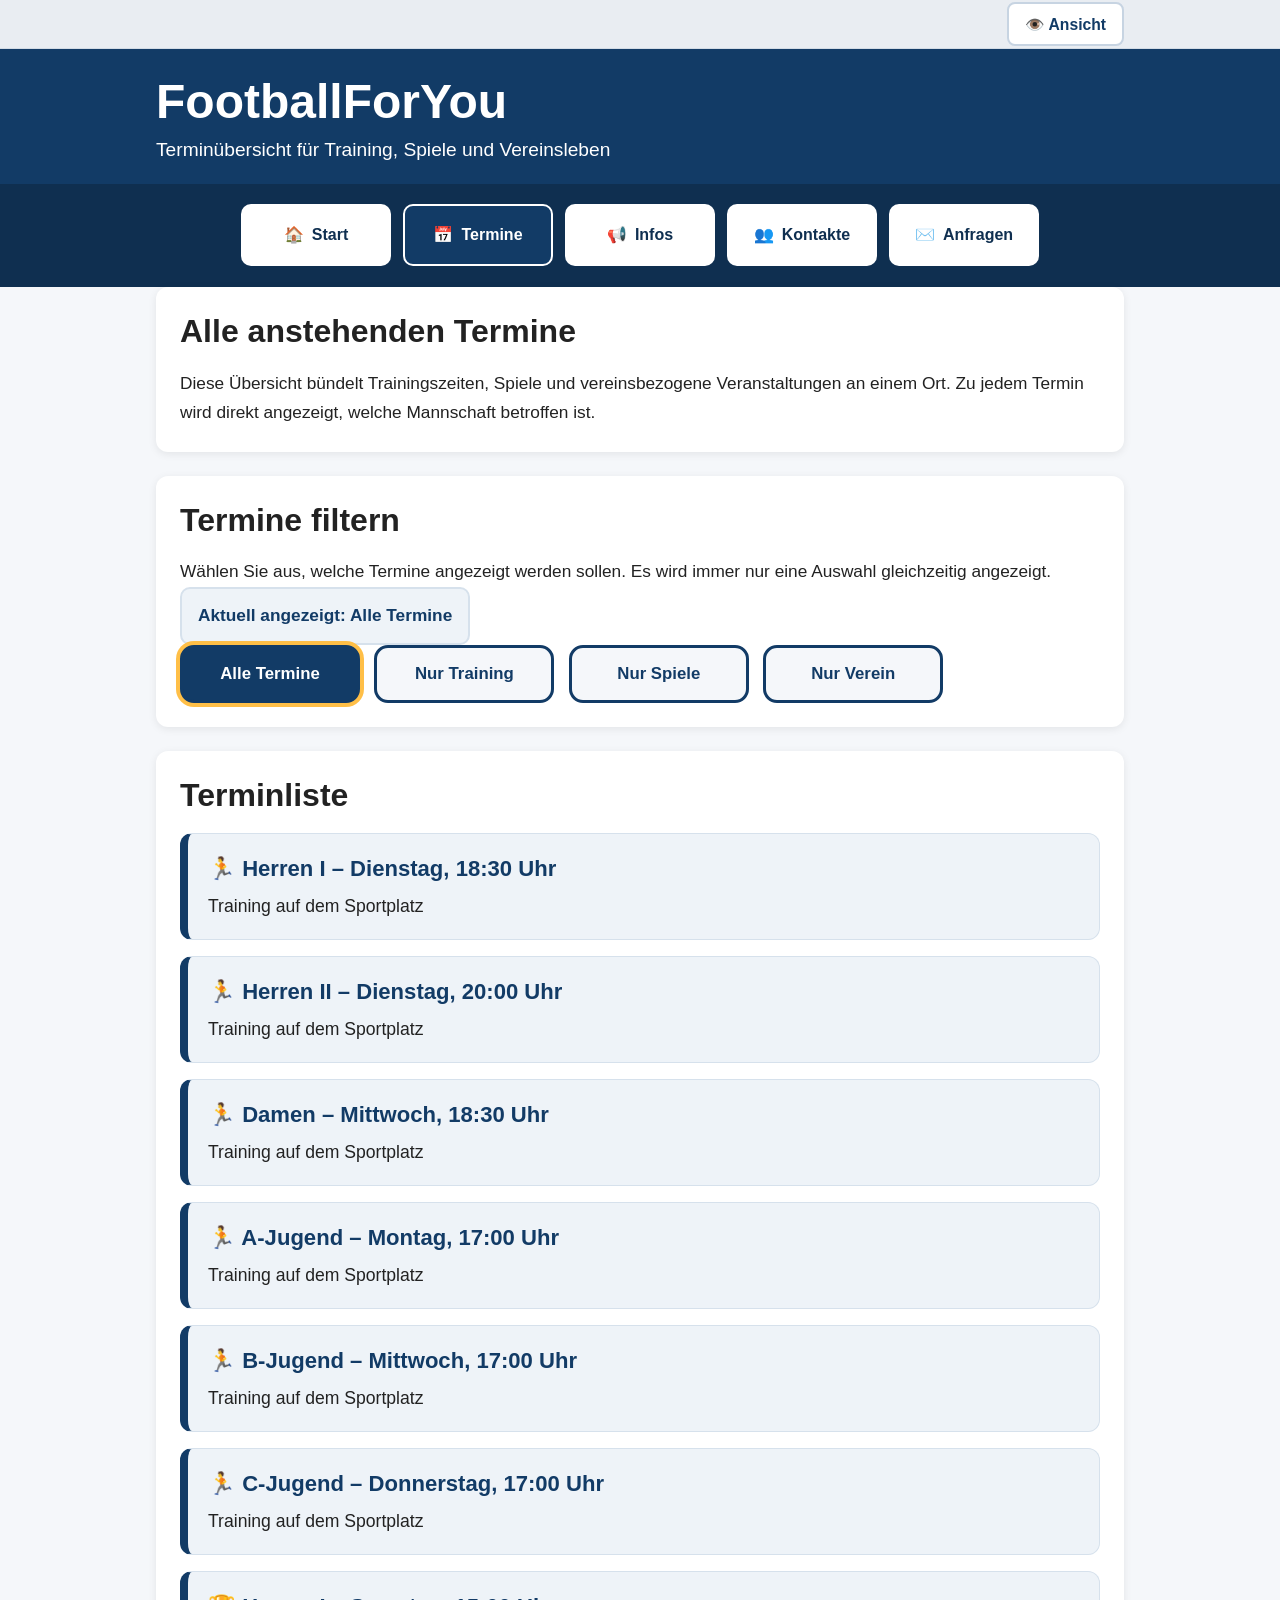
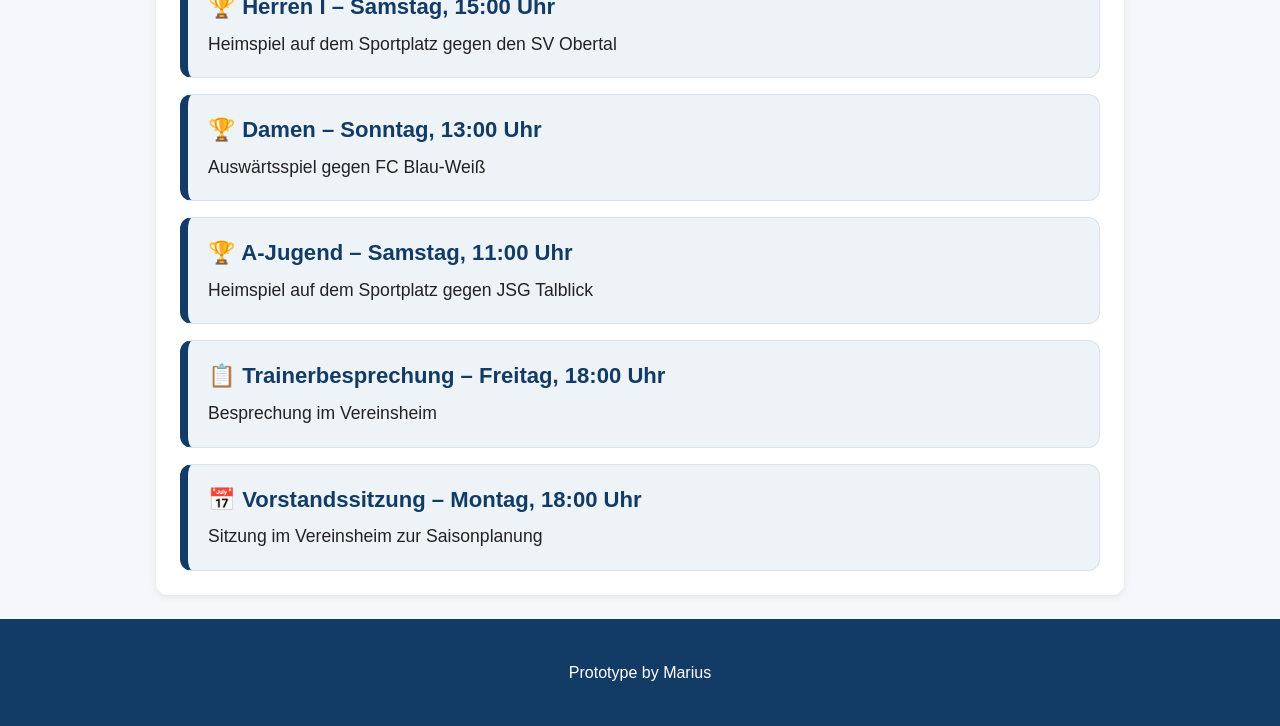
<file: termine.html>
<!DOCTYPE html>
<html lang="de">
<head>
  <meta charset="UTF-8" />
  <meta name="viewport" content="width=device-width, initial-scale=1.0" />
  <title>FootballForYou – Termine</title>
  <link rel="stylesheet" href="style.css" />
</head>
<body>
  <a class="skip-link" href="#main-content">Zum Inhalt springen</a>

  <div class="meta-bar">
    <div class="container meta-bar-inner">
      <div class="view-menu">
        <button
          type="button"
          class="view-menu-button"
          onclick="toggleViewMenu()"
          aria-expanded="false"
          aria-controls="viewMenuPanel"
          id="viewMenuToggle"
        >
          👁️ Ansicht
        </button>

        <div class="view-menu-panel" id="viewMenuPanel" hidden>
          <p class="view-menu-title">Schriftgröße anpassen</p>
          <div class="view-menu-options">
            <button type="button" class="font-button" onclick="setFontSize('small')">
              A- Kleinere Schrift
            </button>
            <button type="button" class="font-button" onclick="setFontSize('default')">
              A Standard
            </button>
            <button type="button" class="font-button" onclick="setFontSize('large')">
              A+ Größere Schrift
            </button>
          </div>
        </div>
      </div>
    </div>
  </div>

  <header class="site-header">
    <div class="container header-inner">
      <div class="header-text">
        <h1>FootballForYou</h1>
        <p>Terminübersicht für Training, Spiele und Vereinsleben</p>
      </div>
    </div>
  </header>

  <nav class="main-nav" aria-label="Hauptnavigation">
    <div class="container nav-container">
      <a href="index.html" class="nav-button">🏠 <span>Start</span></a>
      <a href="termine.html" class="nav-button active">📅 <span>Termine</span></a>
      <a href="infos.html" class="nav-button">📢 <span>Infos</span></a>
      <a href="kontakte.html" class="nav-button">👥 <span>Kontakte</span></a>
      <a href="anfragen.html" class="nav-button">✉️ <span>Anfragen</span></a>
    </div>
  </nav>

  <main id="main-content" class="container">
    <section class="content-box">
      <h2>Alle anstehenden Termine</h2>
      <p>
        Diese Übersicht bündelt Trainingszeiten, Spiele und vereinsbezogene
        Veranstaltungen an einem Ort. Zu jedem Termin wird direkt angezeigt,
        welche Mannschaft betroffen ist.
      </p>
    </section>

    <section class="content-box">
      <h2>Termine filtern</h2>
      <p class="filter-help">
        Wählen Sie aus, welche Termine angezeigt werden sollen. Es wird immer
        nur eine Auswahl gleichzeitig angezeigt.
      </p>

      <p id="filterStatus" class="filter-status" aria-live="polite">
        Aktuell angezeigt: Alle Termine
      </p>

      <div class="filter-buttons" role="group" aria-label="Filter für Termine">
        <button
          type="button"
          class="filter-button active-filter"
          aria-pressed="true"
          onclick="filterAppointments('alle', this, 'Alle Termine')"
        >
          Alle Termine
        </button>

        <button
          type="button"
          class="filter-button"
          aria-pressed="false"
          onclick="filterAppointments('training', this, 'Nur Training')"
        >
          Nur Training
        </button>

        <button
          type="button"
          class="filter-button"
          aria-pressed="false"
          onclick="filterAppointments('spiel', this, 'Nur Spiele')"
        >
          Nur Spiele
        </button>

        <button
          type="button"
          class="filter-button"
          aria-pressed="false"
          onclick="filterAppointments('verein', this, 'Nur Verein')"
        >
          Nur Verein
        </button>
      </div>
    </section>

    <section class="content-box">
      <h2>Terminliste</h2>
      <div class="appointment-list">
        <article class="appointment-item" data-category="training">
          <h3>🏃 Herren I – Dienstag, 18:30 Uhr</h3>
          <p>Training auf dem Sportplatz</p>
        </article>

        <article class="appointment-item" data-category="training">
          <h3>🏃 Herren II – Dienstag, 20:00 Uhr</h3>
          <p>Training auf dem Sportplatz</p>
        </article>

        <article class="appointment-item" data-category="training">
          <h3>🏃 Damen – Mittwoch, 18:30 Uhr</h3>
          <p>Training auf dem Sportplatz</p>
        </article>

        <article class="appointment-item" data-category="training">
          <h3>🏃 A-Jugend – Montag, 17:00 Uhr</h3>
          <p>Training auf dem Sportplatz</p>
        </article>

        <article class="appointment-item" data-category="training">
          <h3>🏃 B-Jugend – Mittwoch, 17:00 Uhr</h3>
          <p>Training auf dem Sportplatz</p>
        </article>

        <article class="appointment-item" data-category="training">
          <h3>🏃 C-Jugend – Donnerstag, 17:00 Uhr</h3>
          <p>Training auf dem Sportplatz</p>
        </article>

        <article class="appointment-item" data-category="spiel">
          <h3>🏆 Herren I – Samstag, 15:00 Uhr</h3>
          <p>Heimspiel auf dem Sportplatz gegen den SV Obertal</p>
        </article>

        <article class="appointment-item" data-category="spiel">
          <h3>🏆 Damen – Sonntag, 13:00 Uhr</h3>
          <p>Auswärtsspiel gegen FC Blau-Weiß</p>
        </article>

        <article class="appointment-item" data-category="spiel">
          <h3>🏆 A-Jugend – Samstag, 11:00 Uhr</h3>
          <p>Heimspiel auf dem Sportplatz gegen JSG Talblick</p>
        </article>

        <article class="appointment-item" data-category="verein">
          <h3>📋 Trainerbesprechung – Freitag, 18:00 Uhr</h3>
          <p>Besprechung im Vereinsheim</p>
        </article>

        <article class="appointment-item" data-category="verein">
          <h3>📅 Vorstandssitzung – Montag, 18:00 Uhr</h3>
          <p>Sitzung im Vereinsheim zur Saisonplanung</p>
        </article>
      </div>
    </section>
  </main>

  <footer class="site-footer">
    <div class="container">
      <p>Prototype by Marius</p>
    </div>
  </footer>

  <script src="script.js"></script>
</body>
</html>
</file>
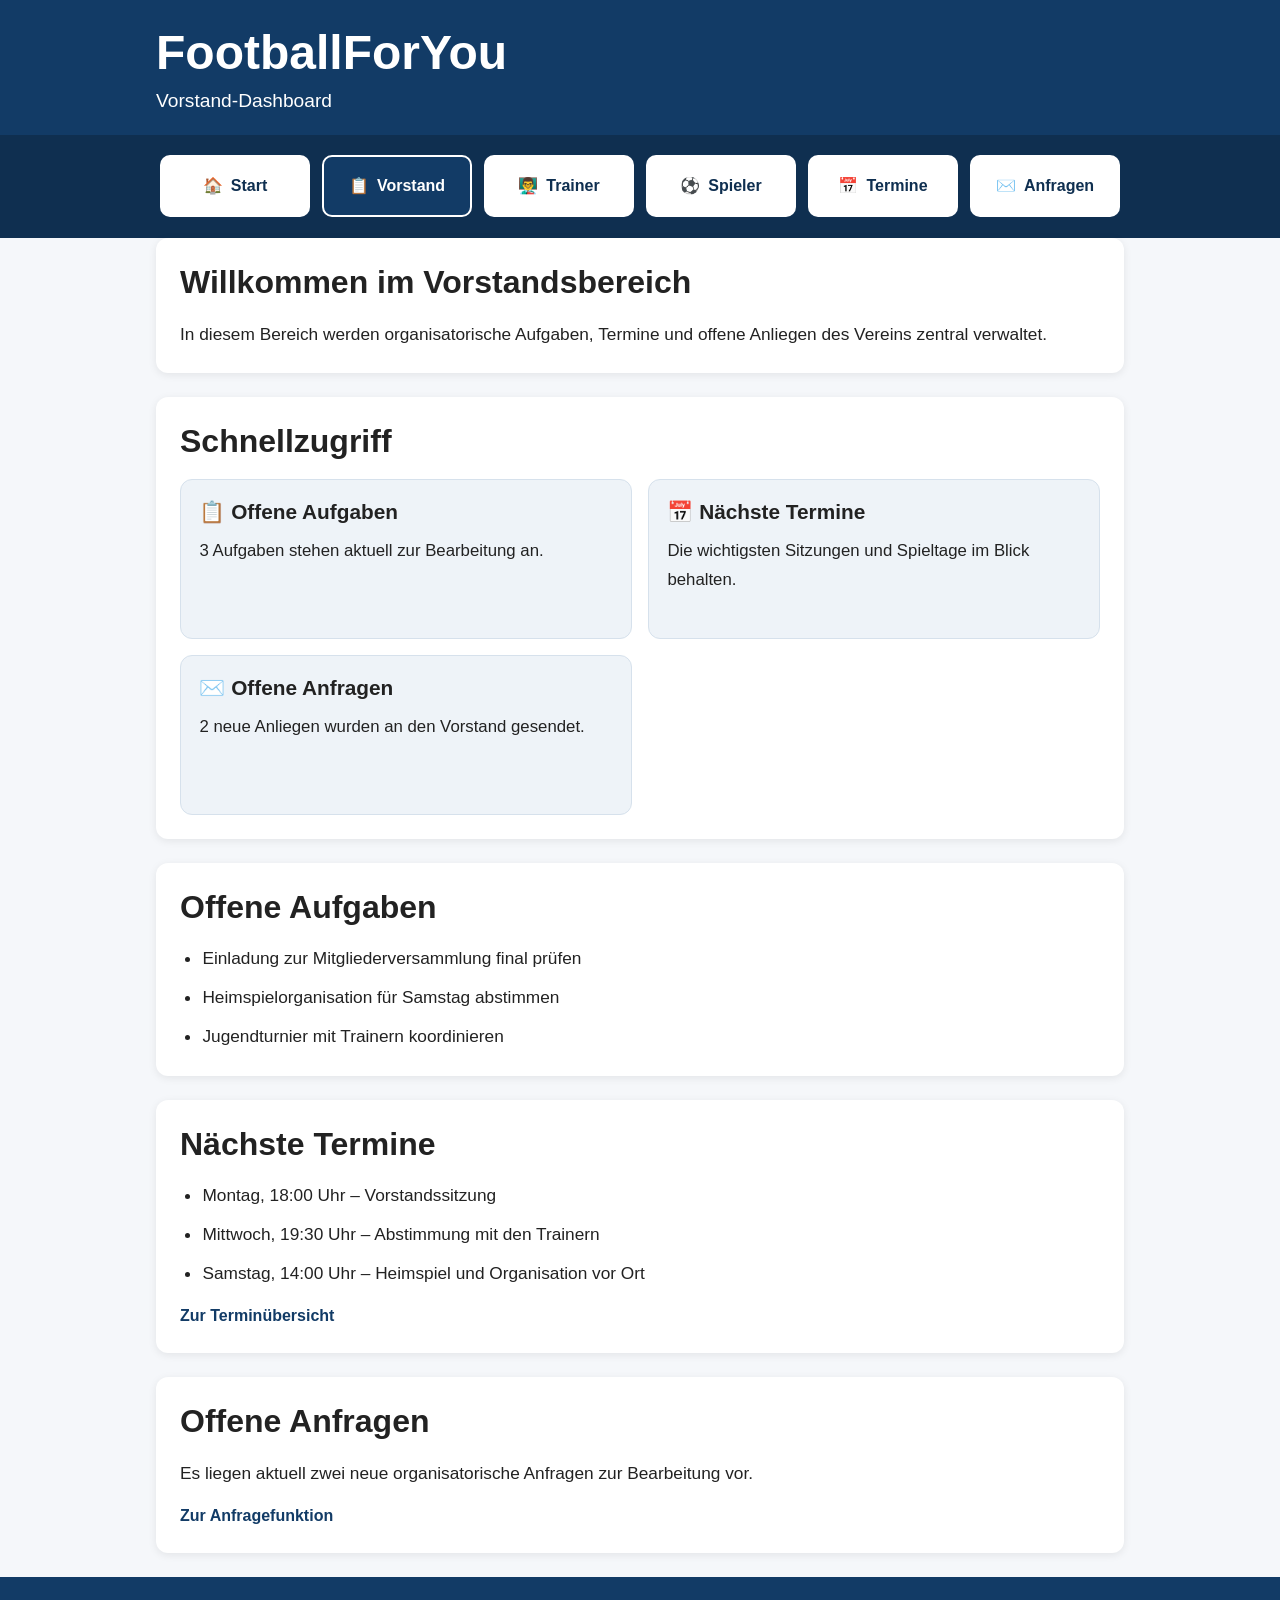
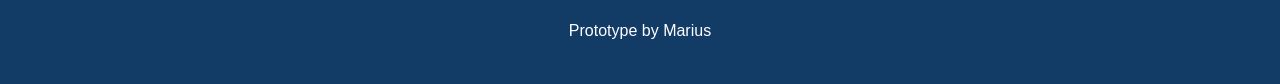
<file: vorstand.html>
<!DOCTYPE html>
<html lang="de">
<head>
  <meta charset="UTF-8" />
  <meta name="viewport" content="width=device-width, initial-scale=1.0" />
  <title>FootballForYou – Vorstand</title>
  <link rel="stylesheet" href="style.css" />
</head>
<body>
  <a class="skip-link" href="#main-content">Zum Inhalt springen</a>

  <header class="site-header">
    <div class="container">
      <h1>FootballForYou</h1>
      <p>Vorstand-Dashboard</p>
    </div>
  </header>

  <nav class="main-nav" aria-label="Hauptnavigation">
    <div class="container nav-container">
      <a href="index.html" class="nav-button">🏠 <span>Start</span></a>
      <a href="vorstand.html" class="nav-button active">📋 <span>Vorstand</span></a>
      <a href="trainer.html" class="nav-button">👨‍🏫 <span>Trainer</span></a>
      <a href="spieler.html" class="nav-button">⚽ <span>Spieler</span></a>
      <a href="termine.html" class="nav-button">📅 <span>Termine</span></a>
      <a href="anfragen.html" class="nav-button">✉️ <span>Anfragen</span></a>
    </div>
  </nav>

  <main id="main-content" class="container">
    <section class="content-box">
      <h2>Willkommen im Vorstandsbereich</h2>
      <p>
        In diesem Bereich werden organisatorische Aufgaben, Termine und offene
        Anliegen des Vereins zentral verwaltet.
      </p>
    </section>

    <section class="content-box">
      <h2>Schnellzugriff</h2>
      <div class="card-container">
        <div class="card">
          <h3>📋 Offene Aufgaben</h3>
          <p>3 Aufgaben stehen aktuell zur Bearbeitung an.</p>
        </div>
        <div class="card">
          <h3>📅 Nächste Termine</h3>
          <p>Die wichtigsten Sitzungen und Spieltage im Blick behalten.</p>
        </div>
        <div class="card">
          <h3>✉️ Offene Anfragen</h3>
          <p>2 neue Anliegen wurden an den Vorstand gesendet.</p>
        </div>
      </div>
    </section>

    <section class="content-box">
      <h2>Offene Aufgaben</h2>
      <ul class="info-list">
        <li>Einladung zur Mitgliederversammlung final prüfen</li>
        <li>Heimspielorganisation für Samstag abstimmen</li>
        <li>Jugendturnier mit Trainern koordinieren</li>
      </ul>
    </section>

    <section class="content-box">
      <h2>Nächste Termine</h2>
      <ul class="info-list">
        <li>Montag, 18:00 Uhr – Vorstandssitzung</li>
        <li>Mittwoch, 19:30 Uhr – Abstimmung mit den Trainern</li>
        <li>Samstag, 14:00 Uhr – Heimspiel und Organisation vor Ort</li>
      </ul>
      <a class="action-link" href="termine.html">Zur Terminübersicht</a>
    </section>

    <section class="content-box">
      <h2>Offene Anfragen</h2>
      <p>Es liegen aktuell zwei neue organisatorische Anfragen zur Bearbeitung vor.</p>
      <a class="action-link" href="anfragen.html">Zur Anfragefunktion</a>
    </section>
  </main>

  <footer class="site-footer">
    <div class="container">
      <p>Prototype by Marius</p>
    </div>
  </footer>

  <script src="script.js"></script>
</body>
</html>
</file>
<file: style.css>
* {
  box-sizing: border-box;
}

body {
  font-family: Arial, sans-serif;
  margin: 0;
  line-height: 1.7;
  background-color: #f5f7fa;
  color: #222;
}

html.font-small {
  font-size: 92%;
}

html.font-default {
  font-size: 100%;
}

html.font-large {
  font-size: 114%;
}

.container {
  width: 100%;
  max-width: 1000px;
  margin: 0 auto;
  padding: 0 1rem;
}

.skip-link {
  position: absolute;
  left: -9999px;
  top: auto;
}

.skip-link:focus {
  left: 1rem;
  top: 1rem;
  background: #ffbf47;
  color: #000;
  padding: 0.75rem 1rem;
  border-radius: 8px;
  z-index: 1000;
  text-decoration: none;
  font-weight: bold;
}

/* Meta-Leiste */

.meta-bar {
  background-color: #e9edf2;
  border-bottom: 1px solid #d2dbe5;
}

.meta-bar-inner {
  display: flex;
  justify-content: flex-end;
  align-items: center;
  min-height: 48px;
  position: relative;
}

.view-menu {
  position: relative;
}

.view-menu-button {
  background-color: #ffffff;
  color: #123b66;
  border: 2px solid #c7d4e2;
  padding: 0.65rem 1rem;
  border-radius: 8px;
  font-size: 0.98rem;
  font-weight: bold;
  cursor: pointer;
}

.view-menu-button:hover {
  background-color: #f5f8fb;
  opacity: 1;
}

.view-menu-button:focus,
.view-menu-button:focus-visible {
  outline: 3px solid #ffbf47;
  outline-offset: 2px;
}

.view-menu-panel {
  position: absolute;
  top: calc(100% + 0.5rem);
  right: 0;
  width: 270px;
  background: #ffffff;
  border: 1px solid #d6e1ec;
  border-radius: 12px;
  box-shadow: 0 10px 24px rgba(0, 0, 0, 0.12);
  padding: 1rem;
  z-index: 100;
}

.view-menu-title {
  margin: 0 0 0.85rem 0;
  font-size: 1rem;
  font-weight: bold;
  color: #123b66;
}

.view-menu-options {
  display: flex;
  flex-direction: column;
  gap: 0.6rem;
}

.font-button {
  background-color: #ffffff;
  color: #123b66;
  border: 2px solid #c7d4e2;
  padding: 0.8rem 1rem;
  border-radius: 8px;
  font-weight: bold;
  text-align: left;
  width: 100%;
}

.font-button:hover {
  background-color: #eef3f8;
  opacity: 1;
}

.font-button.active-font {
  background-color: #ffbf47;
  color: #000;
  border-color: #123b66;
}

.font-button:focus,
.font-button:focus-visible {
  outline: 3px solid #ffbf47;
  outline-offset: 2px;
}

/* Header */

.site-header {
  background-color: #123b66;
  color: white;
  padding: 1.5rem 0 1.25rem;
}

.header-inner {
  display: flex;
  justify-content: space-between;
  align-items: flex-start;
  gap: 1.5rem;
}

.header-text {
  flex: 1;
  text-align: left;
}

.site-header h1 {
  margin-top: 0;
  margin-bottom: 0.35rem;
  font-size: 3rem;
  line-height: 1.2;
}

.site-header p {
  margin: 0;
  font-size: 1.2rem;
  line-height: 1.45;
}

/* Navigation */

.main-nav {
  background-color: #0f2f50;
  padding: 0.5rem 0 0.85rem;
}

.nav-container {
  display: flex;
  justify-content: center;
  gap: 0.75rem;
  padding: 0.75rem 1rem 0.5rem;
  flex-wrap: wrap;
}

.nav-button,
.nav-button:visited {
  display: flex;
  align-items: center;
  gap: 0.5rem;
  background-color: #ffffff;
  color: #0f2f50;
  text-decoration: none;
  font-weight: bold;
  padding: 0.95rem 1.25rem;
  border-radius: 10px;
  min-width: 150px;
  justify-content: center;
  border: 2px solid transparent;
  transition: 0.2s ease;
}

.nav-button:hover {
  background-color: #eaf1f8;
  border-color: #123b66;
}

.nav-button:active {
  background-color: #d9e6f2;
  border-color: #123b66;
  color: #0f2f50;
}

.nav-button:focus,
.nav-button:focus-visible {
  outline: 3px solid #ffbf47;
  outline-offset: 2px;
}

.nav-button.active {
  background-color: #123b66;
  color: #ffffff;
  border-color: #ffffff;
}

/* Inhalt */

main {
  padding-top: 1.5rem;
  padding-bottom: 2rem;
}

.content-box {
  background: white;
  margin-bottom: 1.5rem;
  padding: 1.5rem;
  border-radius: 12px;
  box-shadow: 0 2px 8px rgba(0, 0, 0, 0.08);
}

.content-box h2 {
  margin-top: 0;
  margin-bottom: 1rem;
  line-height: 1.3;
  font-size: 2rem;
}

.content-box p {
  margin-top: 0;
  margin-bottom: 0;
  font-size: 1.08rem;
}

button {
  background-color: #123b66;
  color: white;
  border: none;
  padding: 0.95rem 1.25rem;
  border-radius: 8px;
  cursor: pointer;
  font-size: 1.02rem;
  font-weight: bold;
}

button:hover {
  opacity: 0.95;
}

button:focus,
button:focus-visible {
  outline: 3px solid #ffbf47;
  outline-offset: 2px;
}

.card-container {
  display: grid;
  grid-template-columns: repeat(2, 1fr);
  gap: 1rem;
}

.card {
  background-color: #eef3f8;
  padding: 1.15rem;
  border-radius: 12px;
  border: 1px solid #d6e1ec;
  min-height: 160px;
}

.card h3 {
  margin-top: 0;
  margin-bottom: 0.75rem;
  line-height: 1.3;
  font-size: 1.3rem;
}

.card p {
  margin: 0;
  font-size: 1.05rem;
}

.inline-link,
.action-link {
  display: inline-block;
  margin-top: 0.85rem;
  color: #123b66;
  font-weight: bold;
  text-decoration: none;
}

.inline-link:hover,
.action-link:hover {
  text-decoration: underline;
}

.inline-link:focus,
.inline-link:focus-visible,
.action-link:focus,
.action-link:focus-visible {
  outline: 3px solid #ffbf47;
  outline-offset: 2px;
  border-radius: 4px;
}

.button-link,
.button-link:visited {
  display: inline-block;
  margin-top: 0.5rem;
  background-color: #123b66;
  color: #ffffff;
  text-decoration: none;
  padding: 0.95rem 1.25rem;
  border-radius: 8px;
  font-weight: bold;
}

.button-link:hover {
  background-color: #163258;
  text-decoration: none;
}

.button-link:focus,
.button-link:focus-visible {
  outline: 3px solid #ffbf47;
  outline-offset: 2px;
}

/* Listen */

.info-list {
  padding-left: 1.4rem;
  margin: 0;
}

.info-list li {
  margin-bottom: 0.6rem;
  font-size: 1.08rem;
}

.info-list li:last-child {
  margin-bottom: 0;
}

.info-message {
  margin-top: 1rem;
  font-weight: bold;
  font-size: 1.05rem;
}

/* Formular */

.request-form {
  display: flex;
  flex-direction: column;
  gap: 1rem;
}

.form-group {
  display: flex;
  flex-direction: column;
  gap: 0.4rem;
}

.form-note {
  margin-bottom: 1rem;
  font-size: 1rem;
  color: #123b66;
}

.required-marker {
  color: #b00020;
  font-weight: bold;
}

label {
  font-weight: bold;
  font-size: 1.08rem;
}

input,
select,
textarea {
  width: 100%;
  padding: 0.95rem;
  border: 1px solid #b8c7d6;
  border-radius: 8px;
  font-size: 1.02rem;
  font-family: Arial, sans-serif;
  line-height: 1.5;
}

input:focus,
select:focus,
textarea:focus {
  outline: 3px solid #ffbf47;
  outline-offset: 1px;
  border-color: #123b66;
}

.checkbox-group {
  gap: 0.75rem;
}

.checkbox-label {
  display: flex;
  align-items: flex-start;
  gap: 0.75rem;
  font-weight: normal;
  line-height: 1.5;
}

.checkbox-label input[type="checkbox"] {
  width: 1.2rem;
  height: 1.2rem;
  margin-top: 0.15rem;
  flex-shrink: 0;
}

.error-field {
  border: 2px solid #b00020 !important;
  background-color: #fff4f4;
}

.honeypot-field {
  position: absolute;
  left: -9999px;
  width: 1px;
  height: 1px;
  overflow: hidden;
}

/* Filter */

.filter-help {
  margin-bottom: 0.75rem;
  font-size: 1.05rem;
}

.filter-status {
  display: inline-block;
  margin-top: 0;
  margin-bottom: 1rem;
  padding: 0.8rem 1rem;
  background-color: #eef3f8;
  border: 2px solid #d6e1ec;
  border-radius: 10px;
  font-weight: bold;
  color: #123b66;
  font-size: 1.05rem;
}

.filter-buttons {
  display: flex;
  gap: 0.9rem;
  flex-wrap: wrap;
}

.filter-button {
  background-color: #f5f7fa;
  color: #123b66;
  border: 3px solid #123b66;
  padding: 1rem 1.4rem;
  border-radius: 14px;
  font-size: 1.05rem;
  font-weight: bold;
  min-width: 180px;
  text-align: center;
}

.filter-button:hover {
  background-color: #eaf1f8;
  opacity: 1;
}

.filter-button.active-filter {
  background-color: #123b66;
  color: #ffffff;
  border-color: #123b66;
  box-shadow: 0 0 0 4px #ffbf47;
}

.filter-button:focus,
.filter-button:focus-visible {
  outline: 3px solid #ffbf47;
  outline-offset: 3px;
}

/* Terminliste */

.appointment-list {
  display: grid;
  gap: 1rem;
}

.appointment-item {
  background-color: #eef3f8;
  padding: 1.25rem 1.25rem 1.2rem;
  border-radius: 12px;
  border: 1px solid #d6e1ec;
  border-left: 8px solid #123b66;
}

.appointment-item h3 {
  margin-top: 0;
  margin-bottom: 0.55rem;
  font-size: 1.38rem;
  line-height: 1.35;
  color: #123b66;
}

.appointment-item p {
  margin: 0;
  font-size: 1.1rem;
  line-height: 1.55;
  color: #222;
}

/* Footer */

.site-footer {
  text-align: center;
  padding: 1.5rem 0;
  background-color: #123b66;
  color: white;
}

/* Mobil */

@media (max-width: 768px) {
  .meta-bar-inner {
    justify-content: stretch;
  }

  .view-menu {
    width: 100%;
  }

  .view-menu-button {
    width: 100%;
  }

  .view-menu-panel {
    position: static;
    width: 100%;
    margin-top: 0.5rem;
  }

  .site-header {
    padding: 1.25rem 0 1rem;
  }

  .header-inner {
    flex-direction: column;
    align-items: stretch;
  }

  .header-text {
    text-align: center;
  }

  .site-header h1 {
    font-size: 2.2rem;
  }

  .site-header p {
    font-size: 1rem;
  }

  .nav-container {
    flex-direction: column;
    align-items: stretch;
    gap: 0.75rem;
  }

  .nav-button {
    width: 100%;
    min-width: 0;
  }

  .content-box {
    padding: 1rem;
  }

  .content-box h2 {
    font-size: 1.75rem;
  }

  .card-container {
    grid-template-columns: 1fr;
  }

  .card {
    min-height: auto;
  }

  .filter-buttons {
    flex-direction: column;
  }

  .filter-button {
    width: 100%;
    min-width: 0;
  }

  button,
  .button-link {
    width: 100%;
    text-align: center;
  }

  .checkbox-label {
    align-items: flex-start;
  }

  .appointment-item {
    padding: 1rem;
  }

  .appointment-item h3 {
    font-size: 1.2rem;
  }

  .appointment-item p {
    font-size: 1rem;
  }
}
</file>
